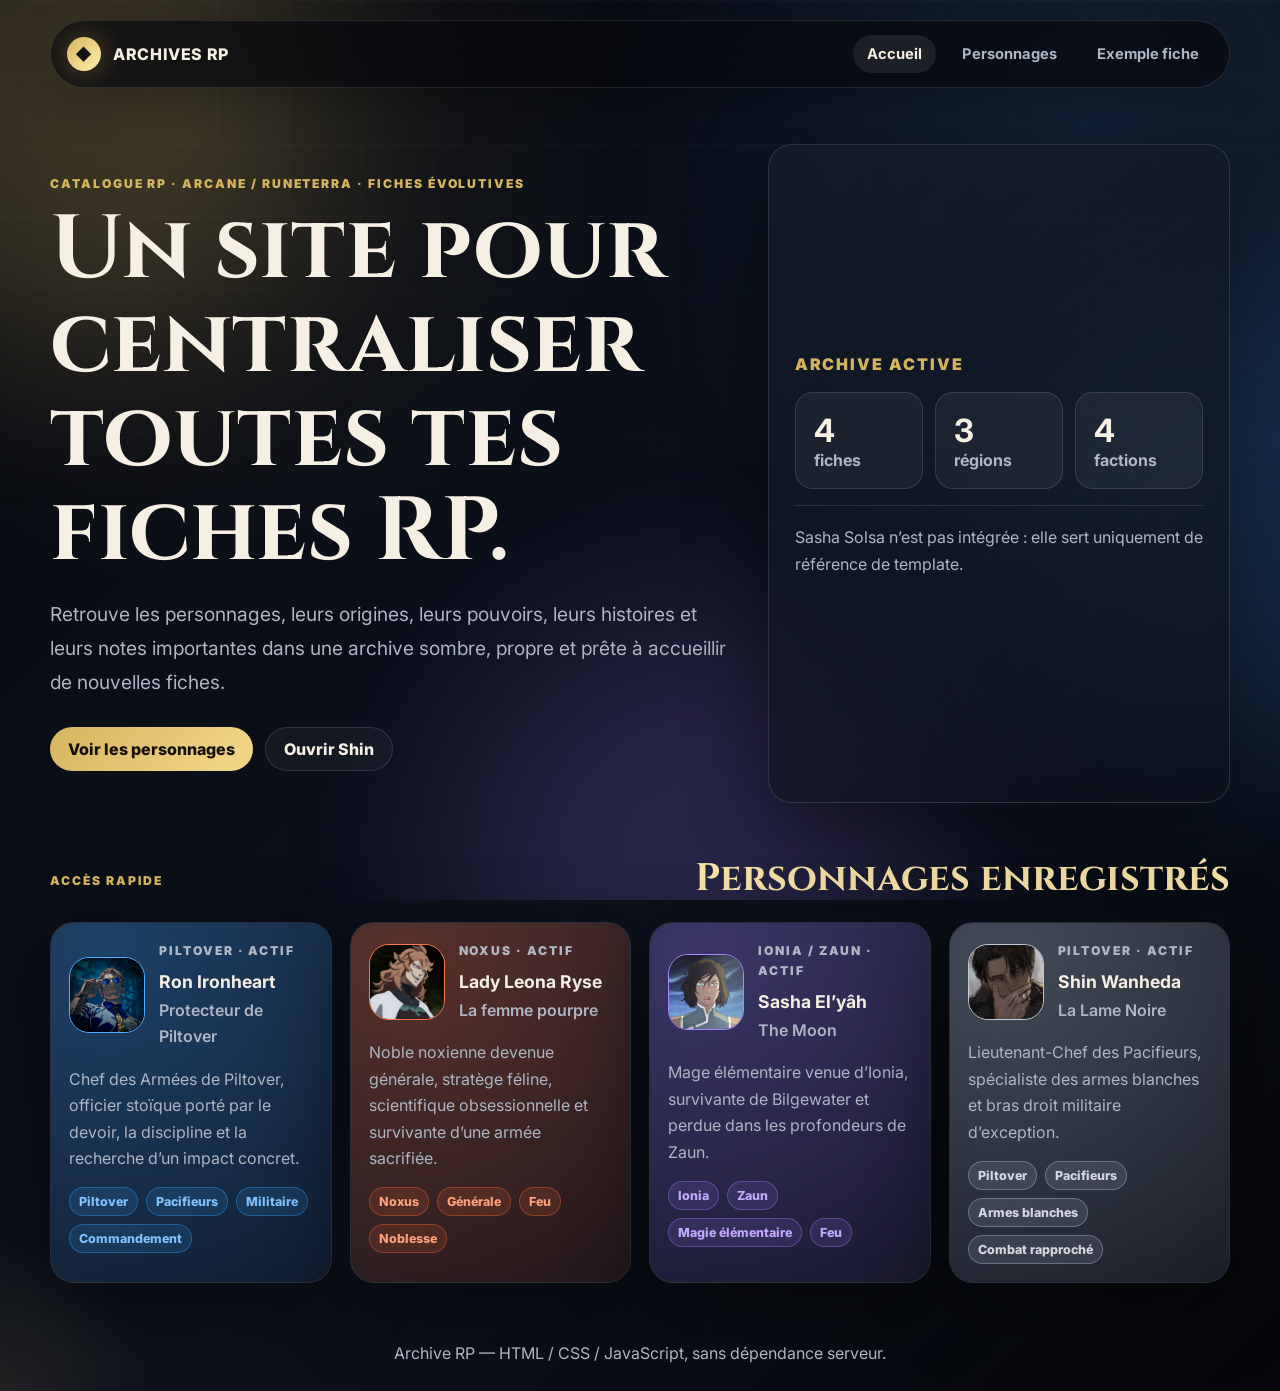
<file: index.html>
<!DOCTYPE html>
<html lang="fr">
<head>
<meta charset="UTF-8" />
<meta name="viewport" content="width=device-width, initial-scale=1.0" />
<meta name="description" content="Archive RP évolutive pour répertorier les personnages, histoires, pouvoirs et notes de jeu." />
<link rel="preconnect" href="https://fonts.googleapis.com">
<link rel="preconnect" href="https://fonts.gstatic.com" crossorigin>
<link href="https://fonts.googleapis.com/css2?family=Cinzel:wght@600;700;800&family=Inter:wght@400;500;600;700;800&display=swap" rel="stylesheet">
<link rel="stylesheet" href="assets/css/style.css" />
<title>Archives RP — Accueil</title>
</head>
<body data-page="home">
<div class="ambient"><span></span><span></span><span></span></div>
<header class="site-header">
  <a class="brand" href="index.html" aria-label="Retour à l’accueil">
    <span class="brand-mark">◆</span>
    <span>Archives RP</span>
  </a>
  <button class="menu-btn" type="button" aria-label="Ouvrir le menu" aria-expanded="false">☰</button>
  <nav class="nav" aria-label="Navigation principale">
    <a href="index.html">Accueil</a>
    <a href="personnages.html">Personnages</a>
    <a href="fiche.html?id=ron-ironheart">Exemple fiche</a>
  </nav>
</header>
<main>
  <section class="hero-shell page-enter">
    <div class="hero-copy">
      <p class="eyebrow">Catalogue RP · Arcane / Runeterra · Fiches évolutives</p>
      <h1>Un site pour centraliser toutes tes fiches RP.</h1>
      <p class="lead">Retrouve les personnages, leurs origines, leurs pouvoirs, leurs histoires et leurs notes importantes dans une archive sombre, propre et prête à accueillir de nouvelles fiches.</p>
      <div class="hero-actions">
        <a class="btn primary" href="personnages.html">Voir les personnages</a>
        <a class="btn ghost" href="fiche.html?id=shin-wanheda">Ouvrir Shin</a>
      </div>
    </div>
    <aside class="hero-panel glass-card">
      <p class="panel-kicker">Archive active</p>
      <div id="homeStats" class="stats-grid compact"></div>
      <p class="panel-note">Sasha Solsa n’est pas intégrée : elle sert uniquement de référence de template.</p>
    </aside>
  </section>

  <section class="container section-block">
    <div class="section-heading">
      <p class="eyebrow">Accès rapide</p>
      <h2>Personnages enregistrés</h2>
    </div>
    <div id="featuredCharacters" class="cards-grid"></div>
  </section>
</main>
<footer class="footer">Archive RP — HTML / CSS / JavaScript, sans dépendance serveur.</footer>
<script src="assets/js/data.js"></script>
<script src="assets/js/app.js"></script>
</body>
</html>
</file>
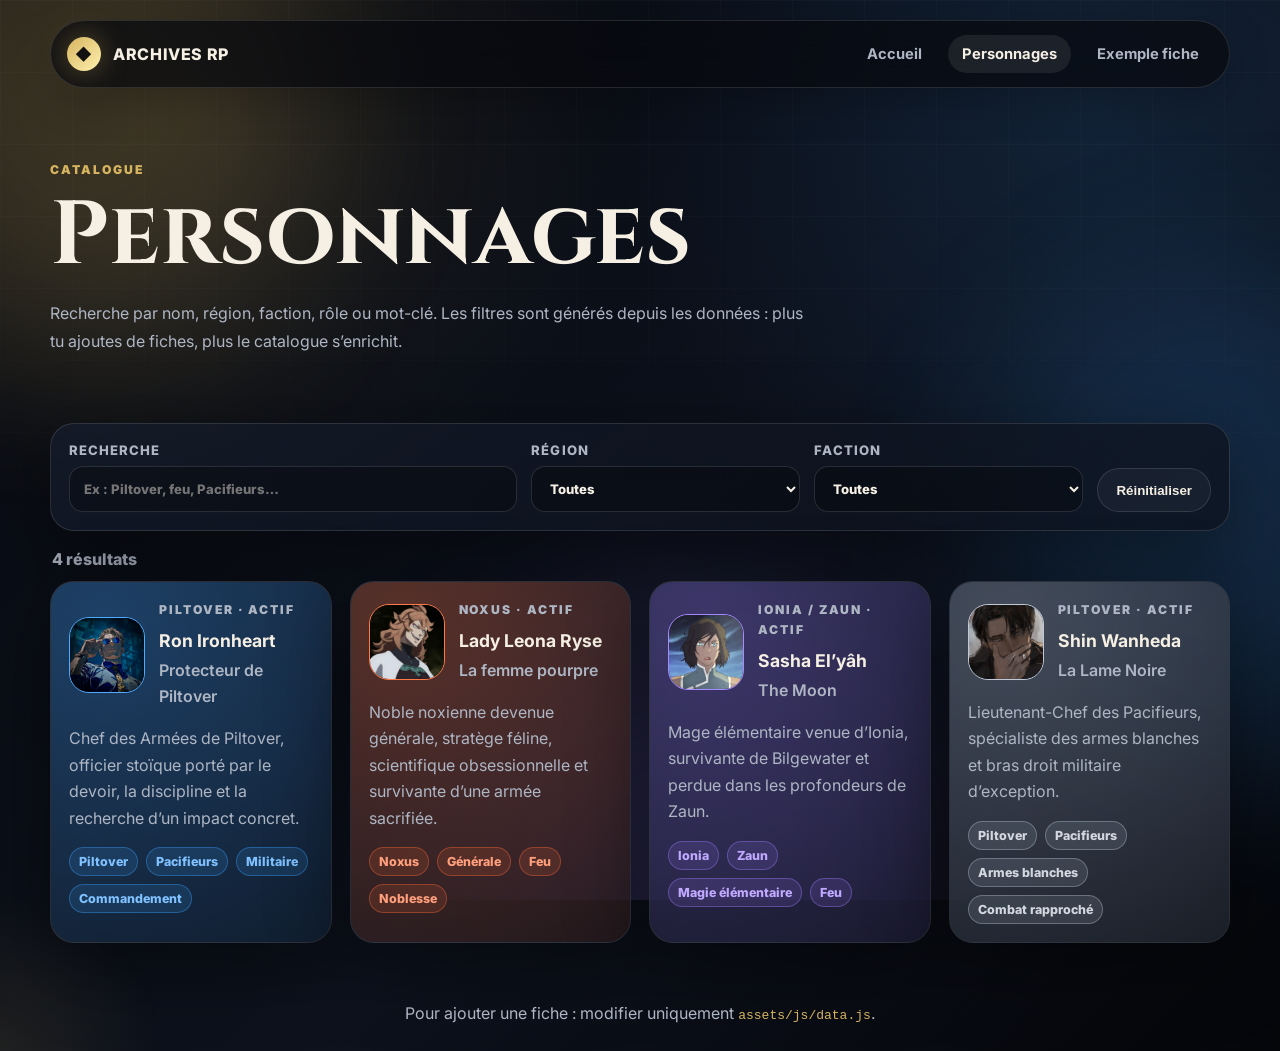
<file: personnages.html>
<!DOCTYPE html>
<html lang="fr">
<head>
<meta charset="UTF-8" />
<meta name="viewport" content="width=device-width, initial-scale=1.0" />
<meta name="description" content="Archive RP évolutive pour répertorier les personnages, histoires, pouvoirs et notes de jeu." />
<link rel="preconnect" href="https://fonts.googleapis.com">
<link rel="preconnect" href="https://fonts.gstatic.com" crossorigin>
<link href="https://fonts.googleapis.com/css2?family=Cinzel:wght@600;700;800&family=Inter:wght@400;500;600;700;800&display=swap" rel="stylesheet">
<link rel="stylesheet" href="assets/css/style.css" />
<title>Archives RP — Personnages</title>
</head>
<body data-page="characters">
<div class="ambient"><span></span><span></span><span></span></div>
<header class="site-header">
  <a class="brand" href="index.html" aria-label="Retour à l’accueil">
    <span class="brand-mark">◆</span>
    <span>Archives RP</span>
  </a>
  <button class="menu-btn" type="button" aria-label="Ouvrir le menu" aria-expanded="false">☰</button>
  <nav class="nav" aria-label="Navigation principale">
    <a href="index.html">Accueil</a>
    <a href="personnages.html">Personnages</a>
    <a href="fiche.html?id=ron-ironheart">Exemple fiche</a>
  </nav>
</header>
<main class="container page-enter">
  <section class="catalog-hero">
    <p class="eyebrow">Catalogue</p>
    <h1>Personnages</h1>
    <p class="lead small">Recherche par nom, région, faction, rôle ou mot-clé. Les filtres sont générés depuis les données : plus tu ajoutes de fiches, plus le catalogue s’enrichit.</p>
  </section>
  <section class="toolbar glass-card" aria-label="Filtres du catalogue">
    <label class="search-wrap">
      <span>Recherche</span>
      <input id="searchInput" type="search" placeholder="Ex : Piltover, feu, Pacifieurs…" autocomplete="off" />
    </label>
    <label>
      <span>Région</span>
      <select id="regionFilter"><option value="">Toutes</option></select>
    </label>
    <label>
      <span>Faction</span>
      <select id="factionFilter"><option value="">Toutes</option></select>
    </label>
    <button id="resetFilters" class="btn ghost" type="button">Réinitialiser</button>
  </section>
  <div id="resultCount" class="result-count"></div>
  <section id="characterGrid" class="cards-grid catalog"></section>
</main>
<footer class="footer">Pour ajouter une fiche : modifier uniquement <code>assets/js/data.js</code>.</footer>
<script src="assets/js/data.js"></script>
<script src="assets/js/app.js"></script>
</body>
</html>
</file>
<file: assets/css/style.css>
:root {
  --bg: #07090f;
  --bg-2: #0d121d;
  --surface: rgba(16, 22, 34, 0.78);
  --surface-strong: rgba(21, 29, 44, 0.92);
  --line: rgba(255, 255, 255, 0.12);
  --line-strong: rgba(214, 180, 95, 0.38);
  --text: #f5efe4;
  --muted: #aeb6c4;
  --accent: #d6b45f;
  --character-accent: #d6b45f;
  --danger: #ff6b6b;
  --radius: 24px;
  --shadow: 0 22px 80px rgba(0, 0, 0, 0.45);
  color-scheme: dark;
}

* { box-sizing: border-box; }
html { scroll-behavior: smooth; }
body {
  margin: 0;
  font-family: "Inter", system-ui, -apple-system, BlinkMacSystemFont, "Segoe UI", sans-serif;
  color: var(--text);
  background:
    radial-gradient(circle at 15% 10%, rgba(214, 180, 95, 0.10), transparent 28rem),
    radial-gradient(circle at 85% 10%, rgba(60, 160, 255, 0.12), transparent 30rem),
    linear-gradient(135deg, var(--bg), var(--bg-2) 58%, #05060a);
  min-height: 100vh;
  overflow-x: hidden;
}

body::before {
  content: "";
  position: fixed;
  inset: 0;
  pointer-events: none;
  background-image:
    linear-gradient(rgba(255,255,255,0.03) 1px, transparent 1px),
    linear-gradient(90deg, rgba(255,255,255,0.025) 1px, transparent 1px);
  background-size: 72px 72px;
  mask-image: linear-gradient(to bottom, rgba(0,0,0,0.9), transparent 75%);
  z-index: -2;
}

a { color: inherit; text-decoration: none; }
code { color: var(--accent); }

.ambient { position: fixed; inset: 0; overflow: hidden; pointer-events: none; z-index: -3; }
.ambient span { position: absolute; width: 30rem; height: 30rem; border-radius: 50%; filter: blur(90px); opacity: 0.18; }
.ambient span:nth-child(1) { background: #d6b45f; top: -8rem; left: -10rem; }
.ambient span:nth-child(2) { background: #3ca0ff; top: 18rem; right: -12rem; }
.ambient span:nth-child(3) { background: #9e7bff; bottom: -12rem; left: 35%; }

.cursor-aura {
  position: fixed;
  width: 22rem;
  height: 22rem;
  pointer-events: none;
  border-radius: 50%;
  background: radial-gradient(circle, rgba(214, 180, 95, 0.10), transparent 66%);
  z-index: -1;
  translate: -50% -50%;
  transition: opacity 0.2s ease;
}

.character-backdrop {
  position: fixed;
  inset: -2rem;
  z-index: 0;
  pointer-events: none;
  overflow: hidden;
  transform: scale(1.02);
}

.character-backdrop-layer {
  position: absolute;
  inset: 0;
  width: 100%;
  height: 100%;
  background-image: none;
  background-size: var(--backdrop-size, cover);
  background-position: var(--backdrop-position, center center);
  background-repeat: no-repeat;
  opacity: 0;
  filter: blur(1.5px) saturate(0.85) contrast(0.92);
  transition: opacity 0.45s ease;
}

.character-backdrop-probe {
  position: absolute;
  width: 1px;
  height: 1px;
  opacity: 0;
  pointer-events: none;
}

.character-backdrop::before,
.character-backdrop::after {
  content: "";
  position: absolute;
  inset: 0;
}

.character-backdrop::before {
  z-index: 1;
  background:
    radial-gradient(circle at center, transparent 0%, rgba(7, 9, 15, 0.50) 45%, rgba(7, 9, 15, 0.92) 100%),
    linear-gradient(135deg, rgba(7, 9, 15, 0.62), rgba(7, 9, 15, 0.88));
}

.character-backdrop::after {
  z-index: 2;
  background-image:
    linear-gradient(rgba(255,255,255,0.025) 1px, transparent 1px),
    linear-gradient(90deg, rgba(255,255,255,0.02) 1px, transparent 1px);
  background-size: 72px 72px;
  opacity: 0.55;
}

body.has-character-backdrop .character-backdrop-layer {
  opacity: var(--backdrop-opacity, 0.18);
}

.character-backdrop.is-missing .character-backdrop-layer {
  opacity: var(--backdrop-opacity, 0.18);
}

.site-header,
main,
.footer {
  position: relative;
  z-index: 1;
}

.site-header {
  width: min(1180px, calc(100% - 32px));
  margin: 20px auto 0;
  display: flex;
  align-items: center;
  justify-content: space-between;
  padding: 14px 16px;
  border: 1px solid var(--line);
  background: rgba(7, 9, 15, 0.72);
  backdrop-filter: blur(18px);
  border-radius: 999px;
  position: sticky;
  top: 16px;
  z-index: 20;
  box-shadow: 0 12px 40px rgba(0,0,0,0.22);
}

.brand, .nav { display: flex; align-items: center; gap: 12px; }
.brand { font-weight: 800; letter-spacing: 0.04em; text-transform: uppercase; }
.brand-mark {
  width: 34px;
  height: 34px;
  display: grid;
  place-items: center;
  color: #111;
  background: linear-gradient(135deg, var(--accent), #fff1af);
  border-radius: 50%;
  box-shadow: 0 0 28px rgba(214, 180, 95, 0.38);
}
.nav a {
  padding: 10px 14px;
  border-radius: 999px;
  color: var(--muted);
  font-weight: 700;
  font-size: 0.92rem;
}
.nav a:hover, .nav a.active { color: var(--text); background: rgba(255,255,255,0.08); }
.menu-btn { display: none; }

.container { width: min(1180px, calc(100% - 32px)); margin: 0 auto; }
.page-enter { animation: enter 0.7s ease both; }
@keyframes enter { from { opacity: 0; transform: translateY(18px); } to { opacity: 1; transform: translateY(0); } }

.hero-shell {
  width: min(1180px, calc(100% - 32px));
  margin: 56px auto 0;
  display: grid;
  grid-template-columns: 1.2fr 0.8fr;
  gap: 24px;
  align-items: stretch;
}

.hero-copy, .catalog-hero { padding: 32px 0; }
.eyebrow {
  color: var(--accent);
  text-transform: uppercase;
  letter-spacing: 0.16em;
  font-size: 0.76rem;
  font-weight: 900;
  margin: 0 0 12px;
}
h1, h2, h3 { margin: 0; line-height: 1.05; }
h1, h2 { font-family: "Cinzel", Georgia, serif; }
h1 { font-size: clamp(2.6rem, 7vw, 5.8rem); max-width: 900px; }
h2 { font-size: clamp(1.65rem, 3vw, 2.8rem); color: #f9e4a8; }
h3 { font-size: 1.1rem; }
.lead { color: var(--muted); font-size: clamp(1rem, 2vw, 1.2rem); line-height: 1.75; max-width: 760px; }
.lead.small { font-size: 1rem; }
.subtitle, .subtitle-line { color: var(--muted); }
.subtitle { font-size: 1.4rem; margin: 8px 0 16px; }
.subtitle-line { margin: 6px 0 0; font-weight: 600; }

.hero-actions { display: flex; gap: 12px; flex-wrap: wrap; margin-top: 28px; }
.btn {
  display: inline-flex;
  align-items: center;
  justify-content: center;
  min-height: 44px;
  padding: 0 18px;
  border-radius: 999px;
  border: 1px solid var(--line);
  font-weight: 800;
  cursor: pointer;
  transition: transform 0.2s ease, border-color 0.2s ease, background 0.2s ease;
}
.btn:hover { transform: translateY(-2px); border-color: var(--accent); }
.btn.primary { background: linear-gradient(135deg, var(--accent), #f4d88a); color: #15100a; border: 0; }
.btn.ghost { background: rgba(255,255,255,0.04); color: var(--text); }

.glass-card {
  border: 1px solid var(--line);
  background: linear-gradient(145deg, rgba(20,28,43,0.78), rgba(12,16,26,0.72));
  backdrop-filter: blur(18px);
  border-radius: var(--radius);
  box-shadow: var(--shadow);
}
.hero-panel { padding: 26px; align-self: stretch; display: flex; flex-direction: column; justify-content: center; }
.panel-kicker { margin: 0 0 18px; color: var(--accent); font-weight: 900; letter-spacing: 0.12em; text-transform: uppercase; }
.panel-note { color: var(--muted); line-height: 1.65; border-top: 1px solid var(--line); padding-top: 18px; }
.stats-grid { display: grid; grid-template-columns: repeat(3, 1fr); gap: 12px; }
.stats-grid div { padding: 18px; background: rgba(255,255,255,0.05); border: 1px solid var(--line); border-radius: 18px; }
.stats-grid strong { display: block; font-size: 2rem; color: var(--text); }
.stats-grid span { color: var(--muted); font-weight: 700; }

.section-block { margin-top: 56px; }
.section-heading { display: flex; align-items: end; justify-content: space-between; gap: 24px; margin-bottom: 22px; }
.cards-grid { display: grid; grid-template-columns: repeat(4, 1fr); gap: 18px; }
.character-card {
  position: relative;
  padding: 18px;
  min-height: 310px;
  overflow: hidden;
  transition: transform 0.25s ease, border-color 0.25s ease;
}
.character-card::before {
  content: "";
  position: absolute;
  inset: -1px;
  border-radius: inherit;
  background: radial-gradient(circle at 20% 10%, color-mix(in srgb, var(--accent), transparent 70%), transparent 35rem);
  pointer-events: none;
}
.character-card:hover { transform: translateY(-6px); border-color: color-mix(in srgb, var(--accent), white 10%); }
.card-link { position: absolute; inset: 0; z-index: 3; }
.card-top { display: grid; grid-template-columns: 76px 1fr; gap: 14px; align-items: center; position: relative; z-index: 2; }
.character-card p { position: relative; z-index: 2; color: var(--muted); line-height: 1.65; }
.tag-row { display: flex; gap: 8px; flex-wrap: wrap; margin-top: 16px; position: relative; z-index: 2; }
.tag-row span {
  color: color-mix(in srgb, var(--accent), white 35%);
  background: color-mix(in srgb, var(--accent), transparent 86%);
  border: 1px solid color-mix(in srgb, var(--accent), transparent 62%);
  padding: 6px 9px;
  border-radius: 999px;
  font-size: 0.78rem;
  font-weight: 800;
}

.portrait {
  position: relative;
  overflow: hidden;
  display: grid;
  place-items: center;
  border: 1px solid color-mix(in srgb, var(--accent), white 10%);
  background:
    radial-gradient(circle at 30% 20%, color-mix(in srgb, var(--accent), white 20%), transparent 28%),
    linear-gradient(145deg, rgba(255,255,255,0.08), rgba(255,255,255,0.02));
  box-shadow: inset 0 0 60px rgba(0,0,0,0.32);
}
.portrait.small { width: 76px; height: 76px; border-radius: 20px; }
.portrait.large { width: 100%; aspect-ratio: 3 / 4; border-radius: 24px; }
.portrait img { width: 100%; height: 100%; object-fit: cover; position: absolute; inset: 0; z-index: 2; }
.portrait span { font-family: "Cinzel", Georgia, serif; font-size: 2rem; color: #fff7df; text-shadow: 0 8px 24px rgba(0,0,0,0.45); }
.portrait.large span { font-size: clamp(3rem, 8vw, 6.5rem); }
.portrait small { position: absolute; bottom: 14px; color: var(--muted); text-transform: uppercase; letter-spacing: 0.12em; font-weight: 900; font-size: 0.7rem; }

.catalog-hero { margin-top: 42px; }
.toolbar { display: grid; grid-template-columns: 1.5fr 0.9fr 0.9fr auto; gap: 14px; padding: 18px; margin: 20px 0 18px; align-items: end; }
.toolbar label { display: grid; gap: 8px; color: var(--muted); font-weight: 800; font-size: 0.82rem; text-transform: uppercase; letter-spacing: 0.08em; }
input, select {
  width: 100%;
  height: 46px;
  border-radius: 14px;
  border: 1px solid var(--line);
  background: rgba(0,0,0,0.28);
  color: var(--text);
  padding: 0 14px;
  outline: none;
  font: inherit;
}
input:focus, select:focus { border-color: var(--accent); box-shadow: 0 0 0 4px rgba(214, 180, 95, 0.12); }
.result-count { color: var(--muted); font-weight: 800; margin: 12px 2px; }
.catalog.cards-grid { margin-bottom: 60px; }
.empty-state { grid-column: 1 / -1; padding: 40px; text-align: center; }
.empty-state p { color: var(--muted); }

.detail-layout { margin-top: 46px; }
.detail-hero { display: grid; grid-template-columns: 1.15fr 0.85fr; gap: 28px; padding: 26px; border-color: color-mix(in srgb, var(--accent), transparent 52%); }
.detail-copy { padding: 18px; display: flex; flex-direction: column; justify-content: center; }
.detail-copy h1 { color: #fff7df; }
blockquote {
  margin: 22px 0;
  padding: 18px 20px;
  border-left: 4px solid var(--accent);
  background: rgba(255,255,255,0.05);
  border-radius: 16px;
  color: #f8e9c1;
  font-style: italic;
  line-height: 1.7;
}
blockquote cite { display: block; color: var(--muted); margin-top: 10px; font-style: normal; font-weight: 800; }
.identity-card { display: grid; gap: 16px; }
.identity-meta { display: grid; gap: 1px; overflow: hidden; border: 1px solid var(--line); border-radius: 18px; }
.identity-meta div { display: grid; grid-template-columns: 0.8fr 1.2fr; gap: 12px; padding: 13px 14px; background: rgba(255,255,255,0.05); }
.identity-meta span { color: var(--muted); font-weight: 800; }
.identity-meta strong { font-weight: 700; }

.content-layout { display: grid; grid-template-columns: 250px 1fr; gap: 22px; align-items: start; margin-top: 22px; }
.toc { position: sticky; top: 104px; padding: 18px; display: grid; gap: 10px; }
.toc strong { color: var(--accent); text-transform: uppercase; letter-spacing: 0.1em; font-size: 0.78rem; }
.toc a { color: var(--muted); padding: 10px 12px; border-radius: 12px; font-weight: 800; }
.toc a:hover { background: rgba(255,255,255,0.07); color: var(--text); }
.sections-stack { display: grid; gap: 18px; margin-bottom: 60px; }
.lore-section { padding: clamp(22px, 4vw, 36px); scroll-margin-top: 120px; }
.lore-section h2 { margin-bottom: 18px; }
.lore-section p { color: #d8deea; line-height: 1.86; margin: 0 0 16px; }
.text-group { padding: 18px 0; border-top: 1px solid var(--line); }
.text-group:first-of-type { border-top: 0; padding-top: 0; }
.text-group h3 { color: color-mix(in srgb, var(--accent), white 35%); margin-bottom: 10px; }
.styled-list { margin: 0; padding: 0; list-style: none; display: grid; gap: 10px; }
.styled-list li { padding: 13px 14px; border: 1px solid var(--line); background: rgba(255,255,255,0.045); border-radius: 14px; color: #d8deea; }
.styled-list li::before { content: "◆"; color: var(--accent); margin-right: 10px; }

.footer { width: min(1180px, calc(100% - 32px)); margin: 60px auto 28px; color: var(--muted); text-align: center; }

@media (max-width: 980px) {
  .hero-shell, .detail-hero, .content-layout { grid-template-columns: 1fr; }
  .cards-grid { grid-template-columns: repeat(2, 1fr); }
  .toolbar { grid-template-columns: 1fr 1fr; }
  .toc { position: relative; top: auto; display: flex; overflow-x: auto; }
}

@media (max-width: 720px) {
  .site-header { border-radius: 24px; align-items: flex-start; }
  .menu-btn {
    display: inline-grid;
    place-items: center;
    width: 42px;
    height: 42px;
    border: 1px solid var(--line);
    background: rgba(255,255,255,0.05);
    color: var(--text);
    border-radius: 14px;
    font-size: 1.2rem;
  }
  .nav {
    display: none;
    position: absolute;
    top: calc(100% + 8px);
    left: 0;
    right: 0;
    padding: 12px;
    background: rgba(7, 9, 15, 0.94);
    border: 1px solid var(--line);
    border-radius: 20px;
    flex-direction: column;
    align-items: stretch;
  }
  .nav.open { display: flex; }
  .nav a { width: 100%; }
  .hero-shell { margin-top: 30px; }
  .cards-grid, .toolbar, .stats-grid { grid-template-columns: 1fr; }
  .identity-meta div { grid-template-columns: 1fr; }
  .detail-copy { padding: 0; }
  .detail-hero { padding: 18px; }
}
</file>
